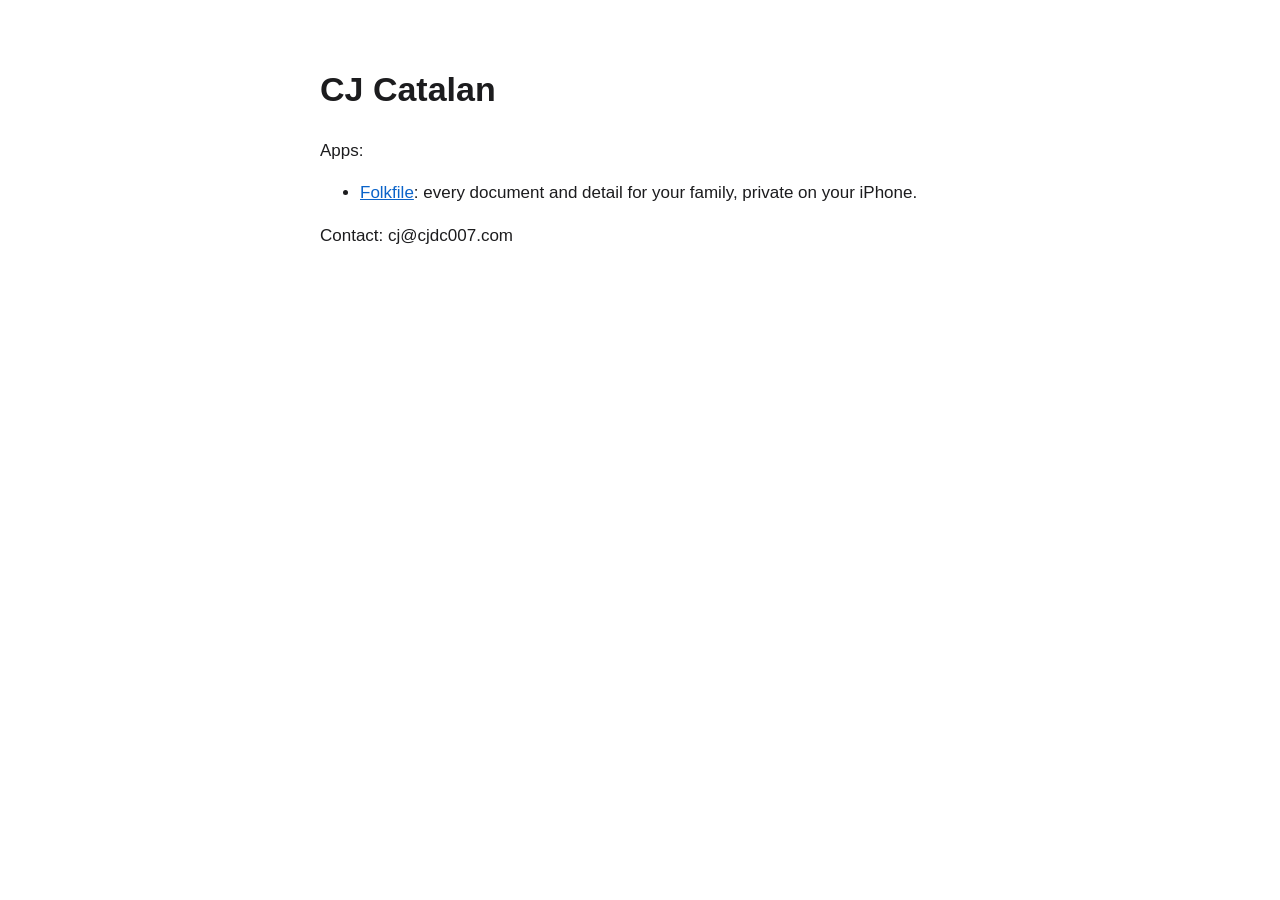
<file: index.html>
<!doctype html>
<html lang="en">
<head>
<meta charset="utf-8">
<meta name="viewport" content="width=device-width, initial-scale=1">
<title>CJ Catalan</title>
<style>
  body { font: 17px/1.5 -apple-system, BlinkMacSystemFont, "Segoe UI", sans-serif; max-width: 40rem; margin: 4rem auto; padding: 0 1rem; color: #1c1c1e; }
  a { color: #0a63c9; }
  @media (prefers-color-scheme: dark) { body { background: #000; color: #f2f2f7; } a { color: #4aa3ff; } }
</style>
</head>
<body>
  <h1>CJ Catalan</h1>
  <p>Apps:</p>
  <ul>
    <li><a href="folkfile/">Folkfile</a>: every document and detail for your family, private on your iPhone.</li>
  </ul>
  <p>Contact: cj@cjdc007.com</p>
</body>
</html>
</file>
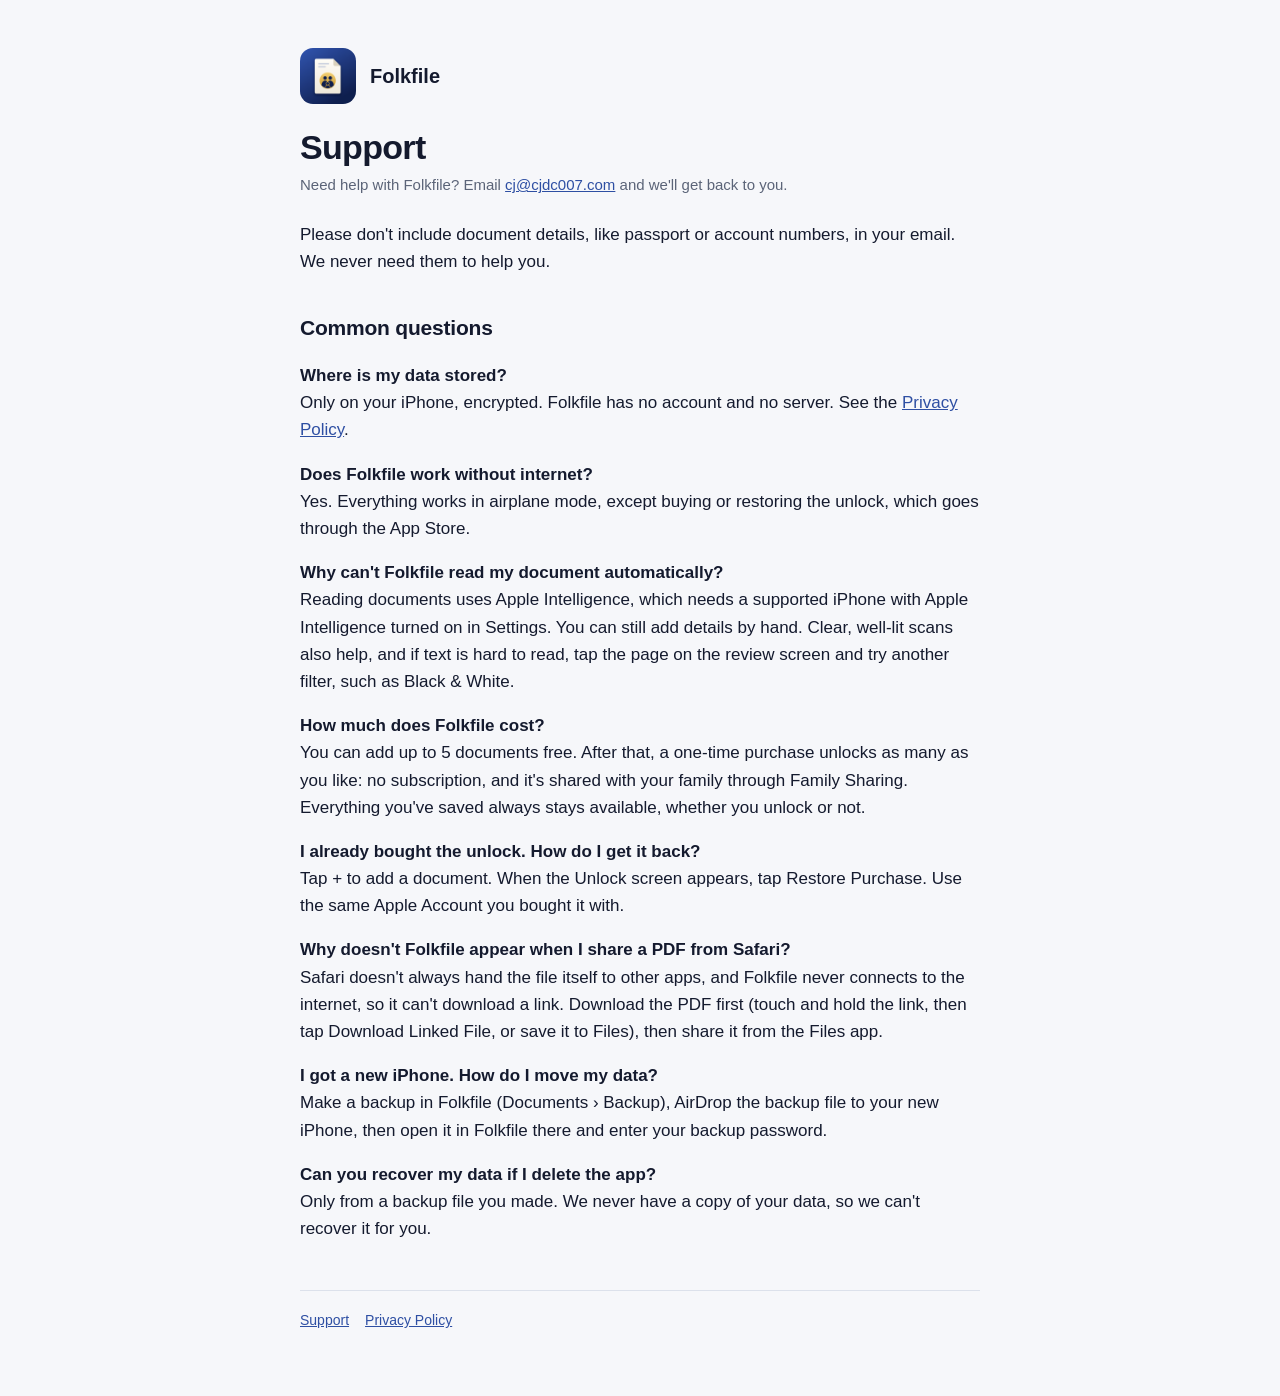
<file: folkfile/index.html>
<!doctype html>
<html lang="en">
<head>
<meta charset="utf-8">
<meta name="viewport" content="width=device-width, initial-scale=1, viewport-fit=cover">
<title>Folkfile Support</title>
<link rel="stylesheet" href="style.css">
</head>
<body>
<main>
  <header><img src="icon.png" alt=""><span>Folkfile</span></header>

  <h1>Support</h1>
  <p class="meta">Need help with Folkfile? Email <a href="mailto:cj@cjdc007.com">cj@cjdc007.com</a> and we'll get back to you.</p>

  <p>Please don't include document details, like passport or account numbers, in your email. We never need them to help you.</p>

  <h2>Common questions</h2>

  <p><strong>Where is my data stored?</strong><br>
  Only on your iPhone, encrypted. Folkfile has no account and no server. See the <a href="privacy.html">Privacy Policy</a>.</p>

  <p><strong>Does Folkfile work without internet?</strong><br>
  Yes. Everything works in airplane mode, except buying or restoring the unlock, which goes through the App Store.</p>

  <p><strong>Why can't Folkfile read my document automatically?</strong><br>
  Reading documents uses Apple Intelligence, which needs a supported iPhone with Apple Intelligence turned on in Settings. You can still add details by hand. Clear, well-lit scans also help, and if text is hard to read, tap the page on the review screen and try another filter, such as Black &amp; White.</p>

  <p><strong>How much does Folkfile cost?</strong><br>
  You can add up to 5 documents free. After that, a one-time purchase unlocks as many as you like: no subscription, and it's shared with your family through Family Sharing. Everything you've saved always stays available, whether you unlock or not.</p>

  <p><strong>I already bought the unlock. How do I get it back?</strong><br>
  Tap + to add a document. When the Unlock screen appears, tap Restore Purchase. Use the same Apple Account you bought it with.</p>

  <p><strong>Why doesn't Folkfile appear when I share a PDF from Safari?</strong><br>
  Safari doesn't always hand the file itself to other apps, and Folkfile never connects to the internet, so it can't download a link. Download the PDF first (touch and hold the link, then tap Download Linked File, or save it to Files), then share it from the Files app.</p>

  <p><strong>I got a new iPhone. How do I move my data?</strong><br>
  Make a backup in Folkfile (Documents › Backup), AirDrop the backup file to your new iPhone, then open it in Folkfile there and enter your backup password.</p>

  <p><strong>Can you recover my data if I delete the app?</strong><br>
  Only from a backup file you made. We never have a copy of your data, so we can't recover it for you.</p>

  <footer><a href="index.html">Support</a><a href="privacy.html">Privacy Policy</a></footer>
</main>
</body>
</html>
</file>
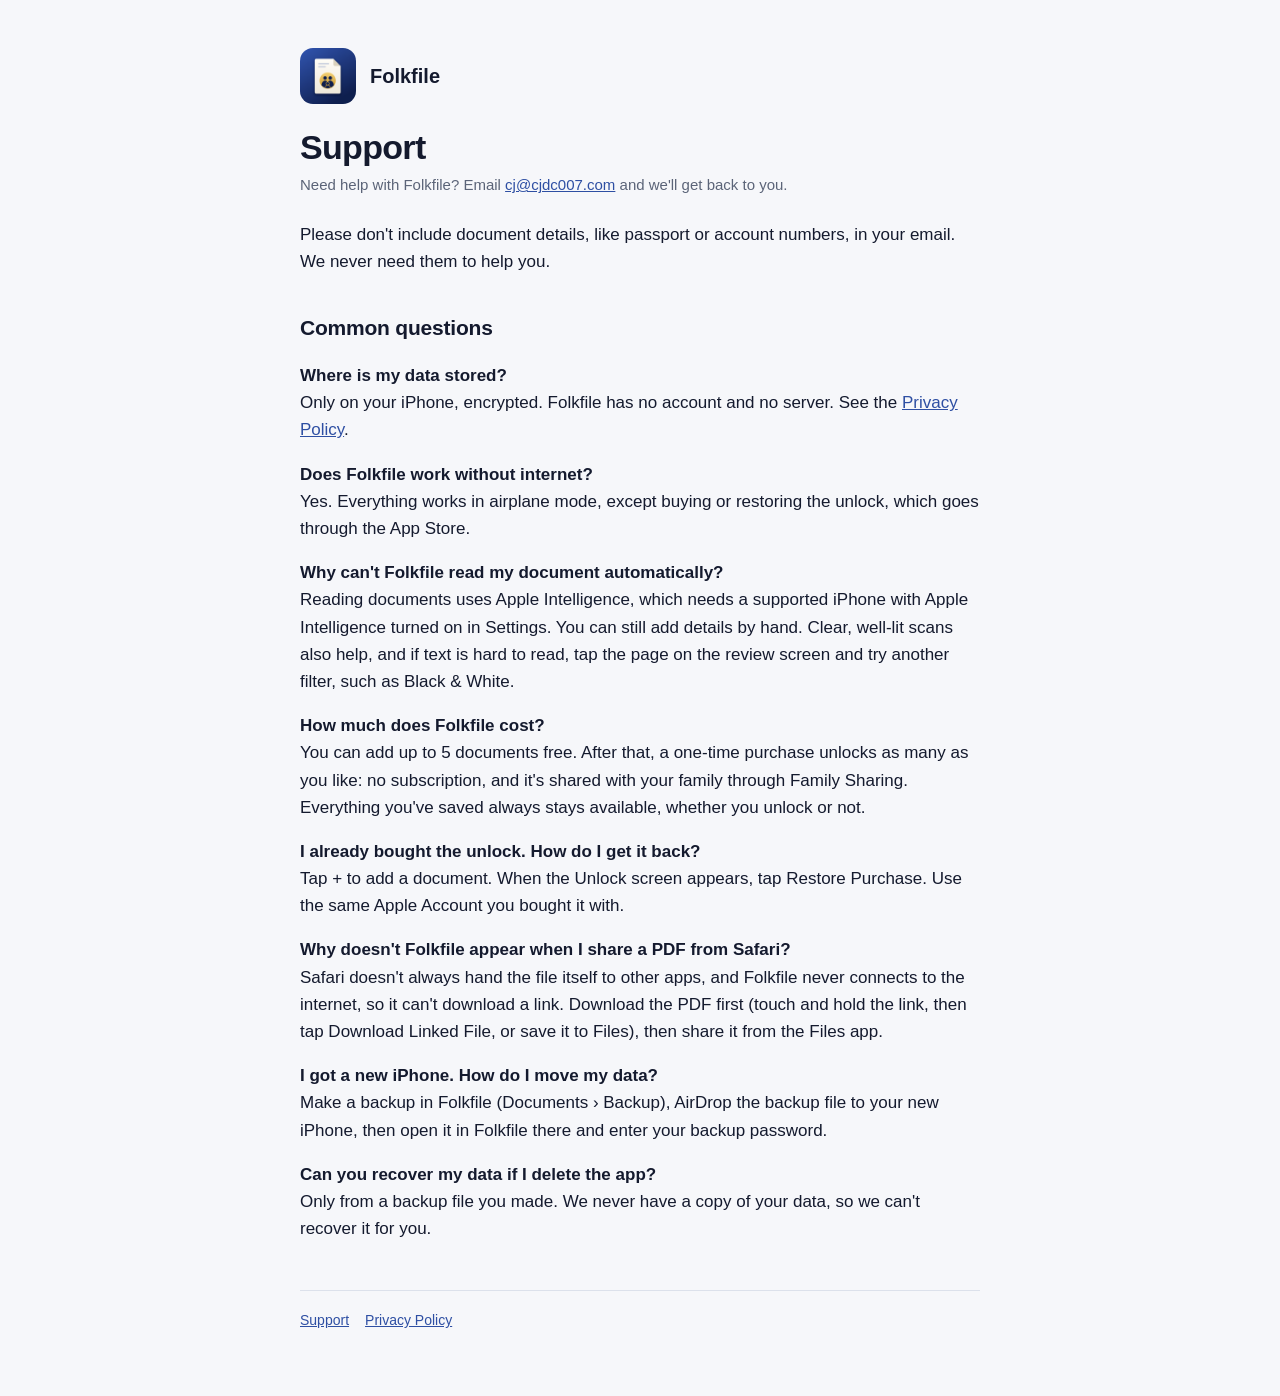
<file: myvault/index.html>
<!doctype html>
<html lang="en"><head><meta charset="utf-8">
<title>Folkfile</title>
<link rel="canonical" href="https://cjdc007.com/folkfile/">
<meta http-equiv="refresh" content="0; url=/folkfile/">
</head><body><p>Folkfile has moved: <a href="/folkfile/">cjdc007.com/folkfile/</a></p></body></html>
</file>
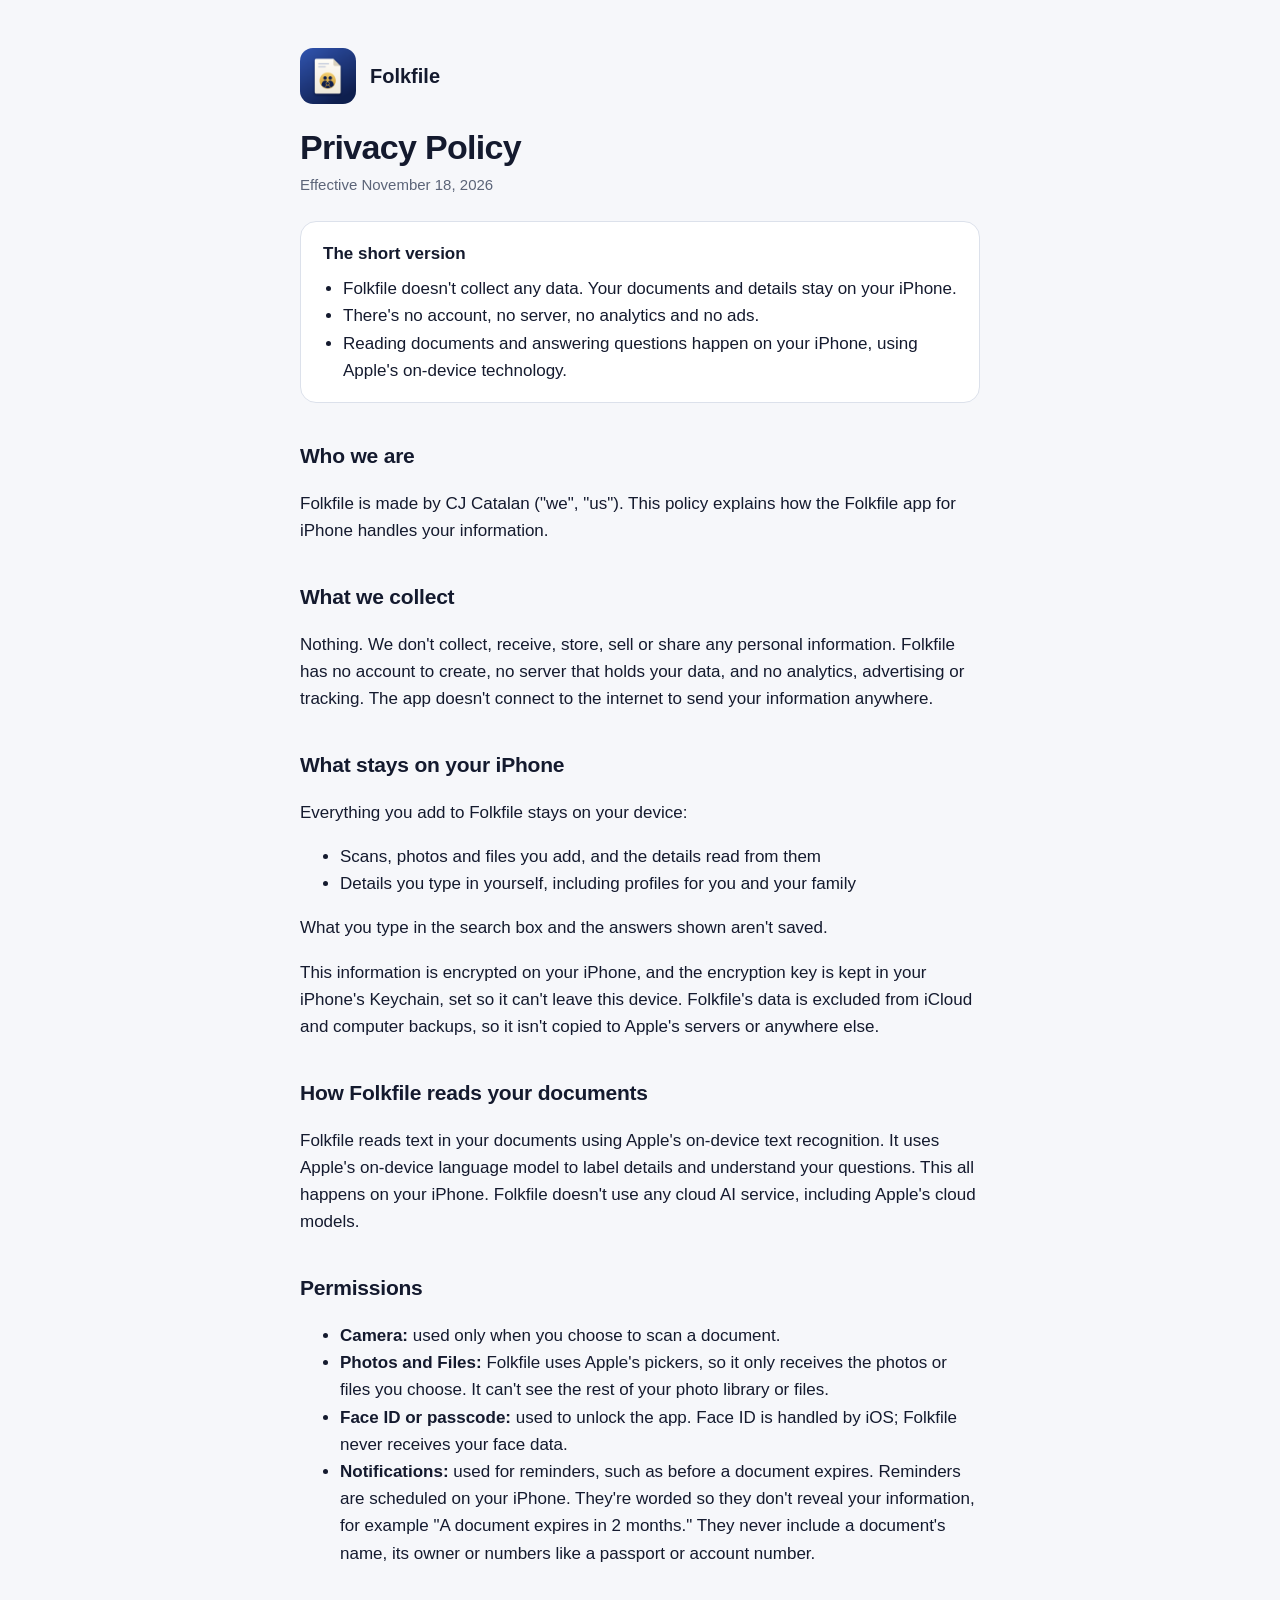
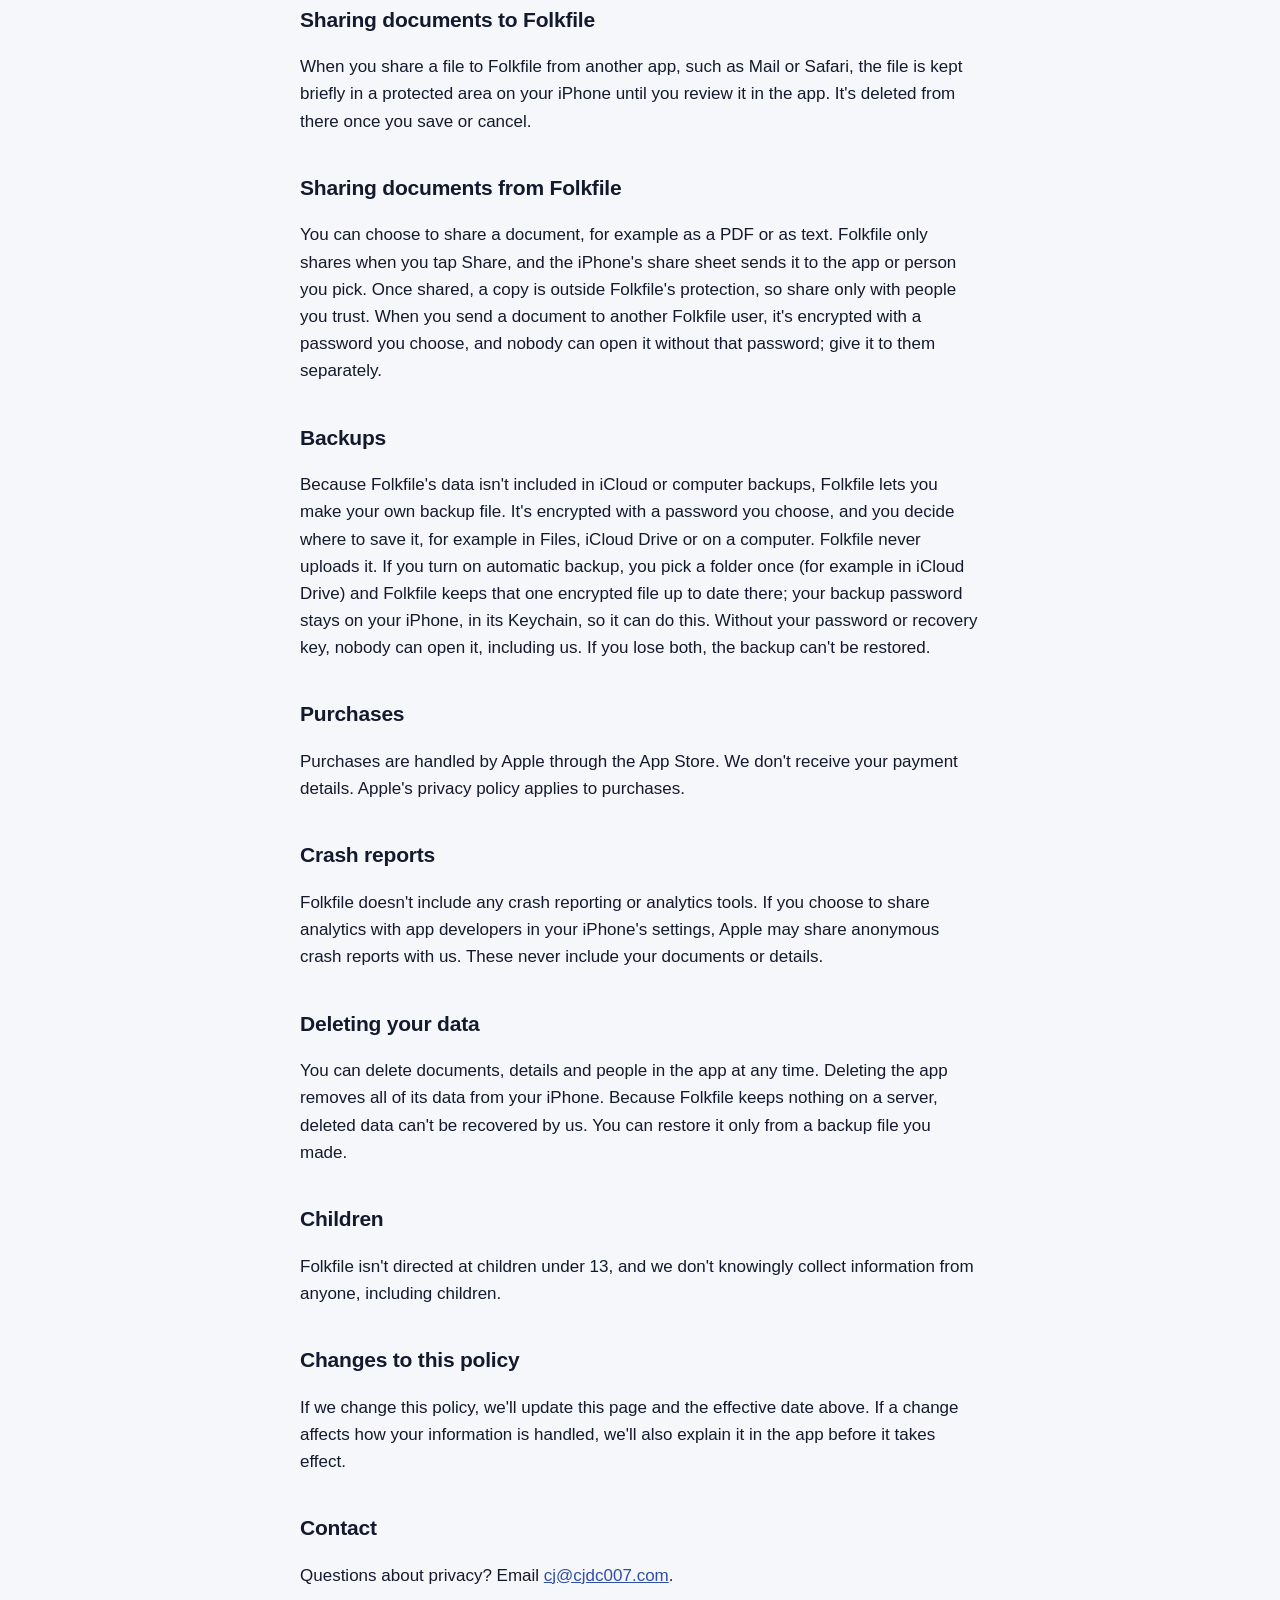
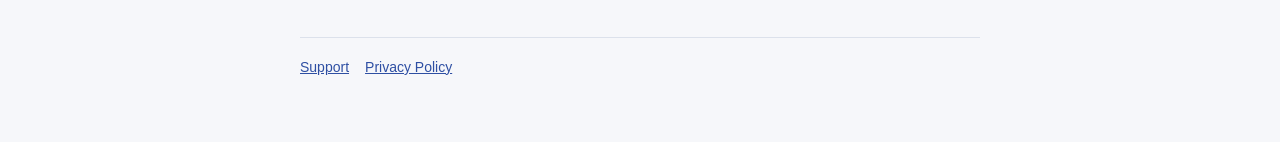
<file: folkfile/privacy.html>
<!doctype html>
<html lang="en">
<head>
<meta charset="utf-8">
<meta name="viewport" content="width=device-width, initial-scale=1, viewport-fit=cover">
<title>Folkfile Privacy Policy</title>
<link rel="stylesheet" href="style.css">
</head>
<body>
<main>
  <header><img src="icon.png" alt=""><span>Folkfile</span></header>

  <h1>Privacy Policy</h1>
  <p class="meta">Effective November 18, 2026</p>

  <div class="summary">
    <strong>The short version</strong>
    <ul>
      <li>Folkfile doesn't collect any data. Your documents and details stay on your iPhone.</li>
      <li>There's no account, no server, no analytics and no ads.</li>
      <li>Reading documents and answering questions happen on your iPhone, using Apple's on-device technology.</li>
    </ul>
  </div>

  <h2>Who we are</h2>
  <p>Folkfile is made by CJ Catalan ("we", "us"). This policy explains how the Folkfile app for iPhone handles your information.</p>

  <h2>What we collect</h2>
  <p>Nothing. We don't collect, receive, store, sell or share any personal information. Folkfile has no account to create, no server that holds your data, and no analytics, advertising or tracking. The app doesn't connect to the internet to send your information anywhere.</p>

  <h2>What stays on your iPhone</h2>
  <p>Everything you add to Folkfile stays on your device:</p>
  <ul>
    <li>Scans, photos and files you add, and the details read from them</li>
    <li>Details you type in yourself, including profiles for you and your family</li>
  </ul>
  <p>What you type in the search box and the answers shown aren't saved.</p>
  <p>This information is encrypted on your iPhone, and the encryption key is kept in your iPhone's Keychain, set so it can't leave this device. Folkfile's data is excluded from iCloud and computer backups, so it isn't copied to Apple's servers or anywhere else.</p>

  <h2>How Folkfile reads your documents</h2>
  <p>Folkfile reads text in your documents using Apple's on-device text recognition. It uses Apple's on-device language model to label details and understand your questions. This all happens on your iPhone. Folkfile doesn't use any cloud AI service, including Apple's cloud models.</p>

  <h2>Permissions</h2>
  <ul>
    <li><strong>Camera:</strong> used only when you choose to scan a document.</li>
    <li><strong>Photos and Files:</strong> Folkfile uses Apple's pickers, so it only receives the photos or files you choose. It can't see the rest of your photo library or files.</li>
    <li><strong>Face ID or passcode:</strong> used to unlock the app. Face ID is handled by iOS; Folkfile never receives your face data.</li>
    <li><strong>Notifications:</strong> used for reminders, such as before a document expires. Reminders are scheduled on your iPhone. They're worded so they don't reveal your information, for example "A document expires in 2 months." They never include a document's name, its owner or numbers like a passport or account number.</li>
  </ul>

  <h2>Sharing documents to Folkfile</h2>
  <p>When you share a file to Folkfile from another app, such as Mail or Safari, the file is kept briefly in a protected area on your iPhone until you review it in the app. It's deleted from there once you save or cancel.</p>

  <h2>Sharing documents from Folkfile</h2>
  <p>You can choose to share a document, for example as a PDF or as text. Folkfile only shares when you tap Share, and the iPhone's share sheet sends it to the app or person you pick. Once shared, a copy is outside Folkfile's protection, so share only with people you trust. When you send a document to another Folkfile user, it's encrypted with a password you choose, and nobody can open it without that password; give it to them separately.</p>

  <h2>Backups</h2>
  <p>Because Folkfile's data isn't included in iCloud or computer backups, Folkfile lets you make your own backup file. It's encrypted with a password you choose, and you decide where to save it, for example in Files, iCloud Drive or on a computer. Folkfile never uploads it. If you turn on automatic backup, you pick a folder once (for example in iCloud Drive) and Folkfile keeps that one encrypted file up to date there; your backup password stays on your iPhone, in its Keychain, so it can do this. Without your password or recovery key, nobody can open it, including us. If you lose both, the backup can't be restored.</p>

  <h2>Purchases</h2>
  <p>Purchases are handled by Apple through the App Store. We don't receive your payment details. Apple's privacy policy applies to purchases.</p>

  <h2>Crash reports</h2>
  <p>Folkfile doesn't include any crash reporting or analytics tools. If you choose to share analytics with app developers in your iPhone's settings, Apple may share anonymous crash reports with us. These never include your documents or details.</p>

  <h2>Deleting your data</h2>
  <p>You can delete documents, details and people in the app at any time. Deleting the app removes all of its data from your iPhone. Because Folkfile keeps nothing on a server, deleted data can't be recovered by us. You can restore it only from a backup file you made.</p>

  <h2>Children</h2>
  <p>Folkfile isn't directed at children under 13, and we don't knowingly collect information from anyone, including children.</p>

  <h2>Changes to this policy</h2>
  <p>If we change this policy, we'll update this page and the effective date above. If a change affects how your information is handled, we'll also explain it in the app before it takes effect.</p>

  <h2>Contact</h2>
  <p>Questions about privacy? Email <a href="mailto:cj@cjdc007.com">cj@cjdc007.com</a>.</p>

  <footer><a href="index.html">Support</a><a href="privacy.html">Privacy Policy</a></footer>
</main>
</body>
</html>
</file>
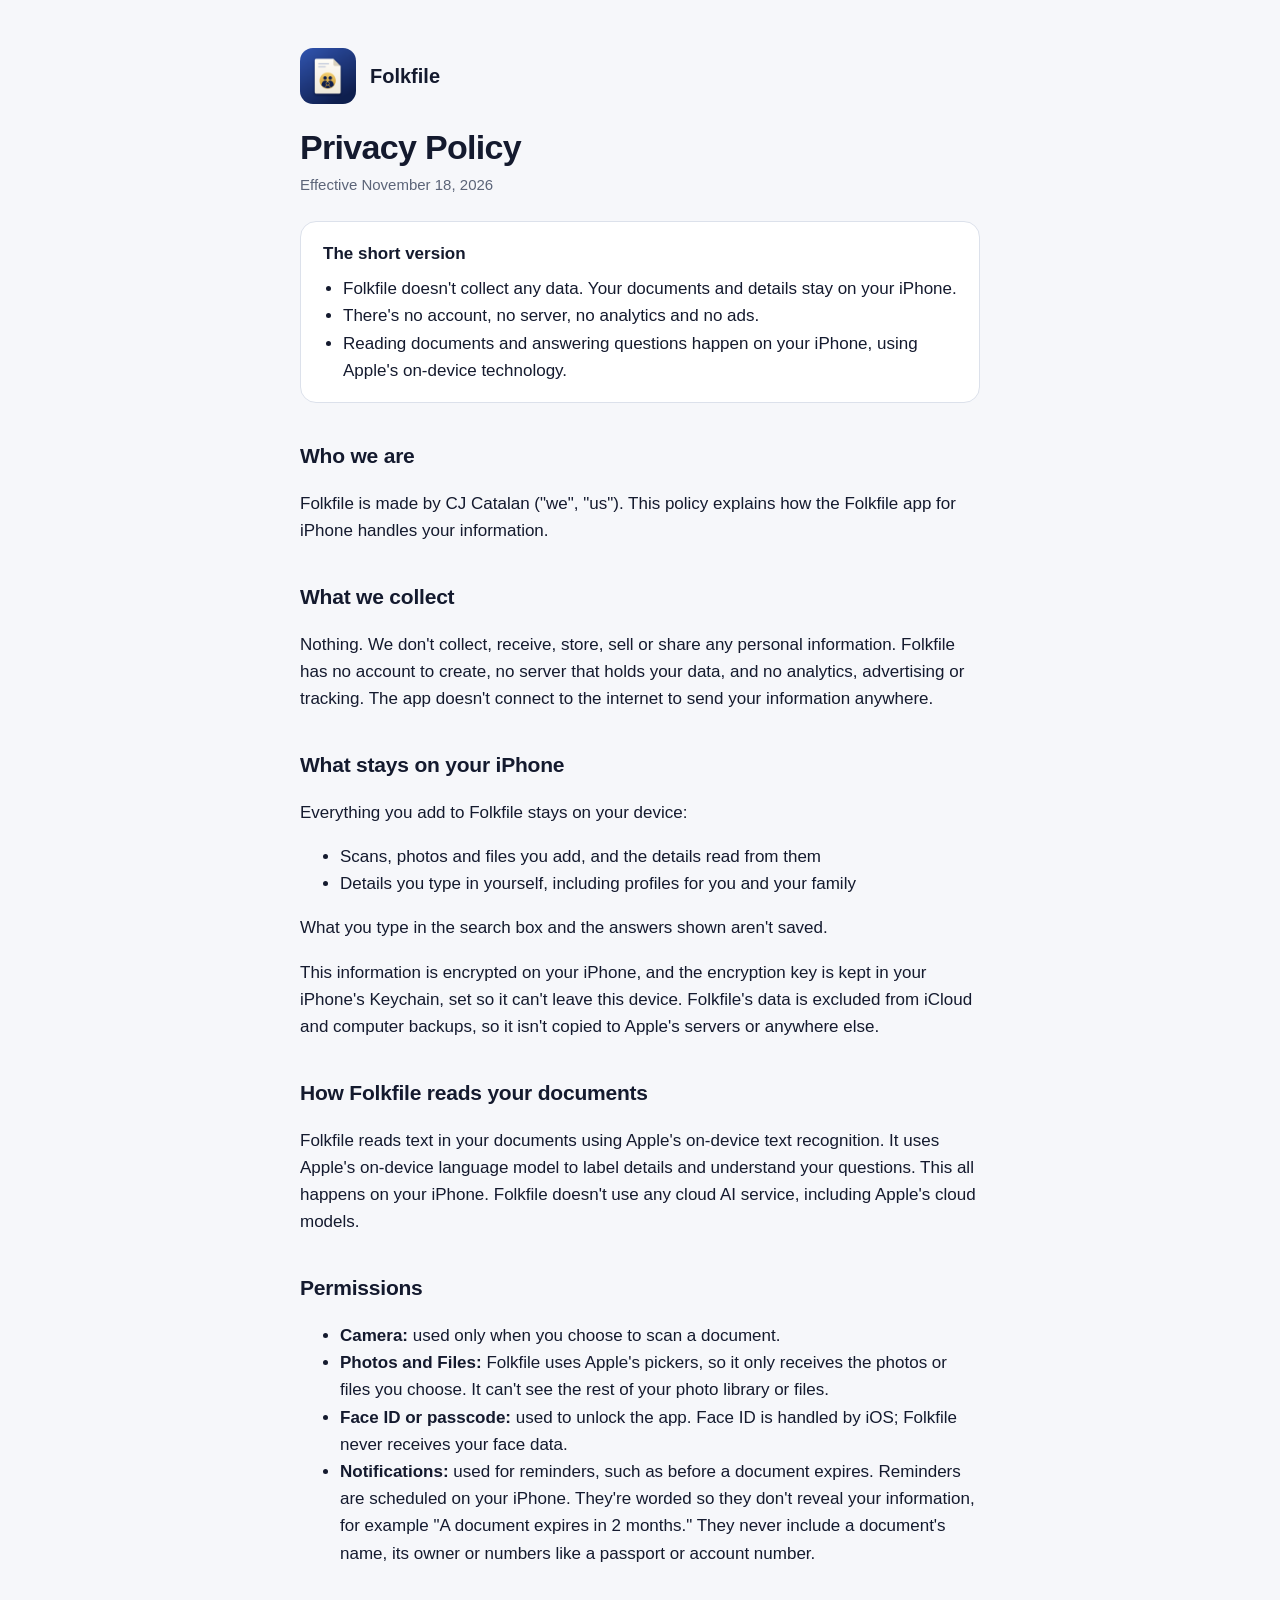
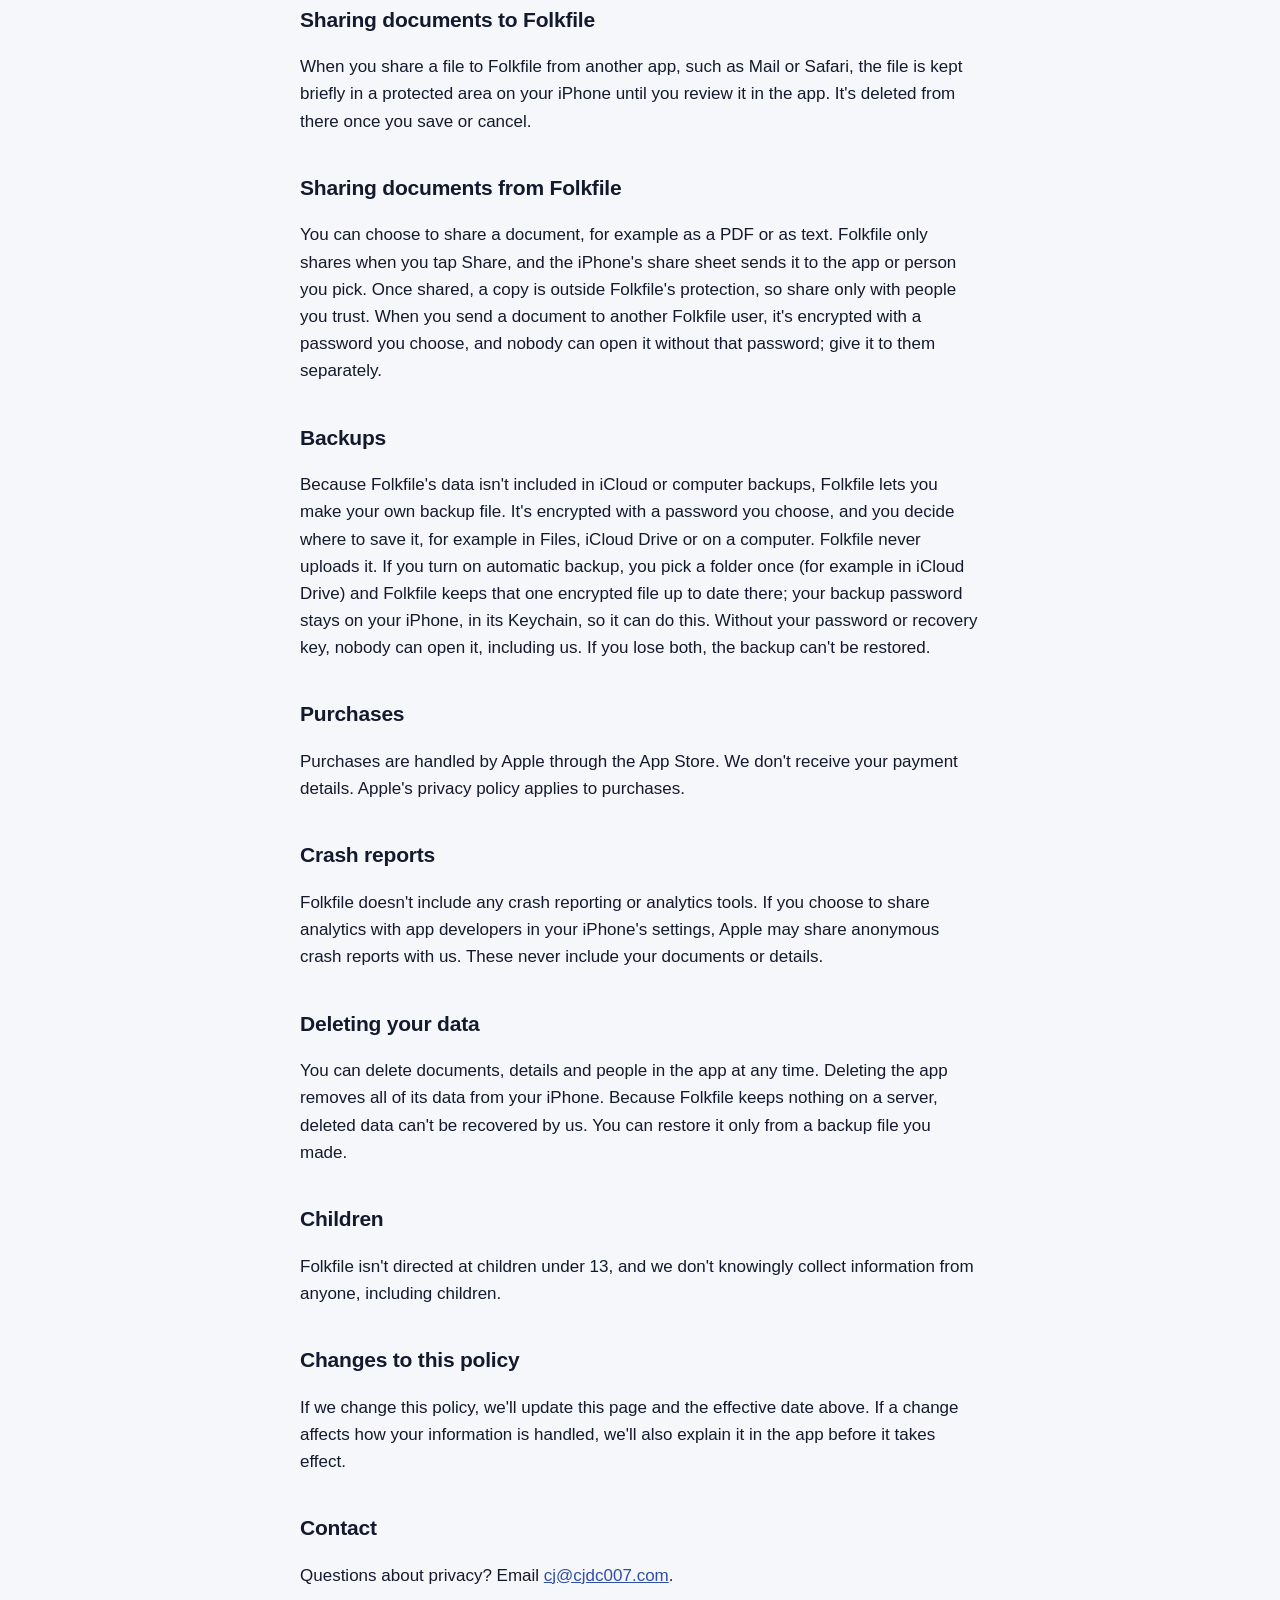
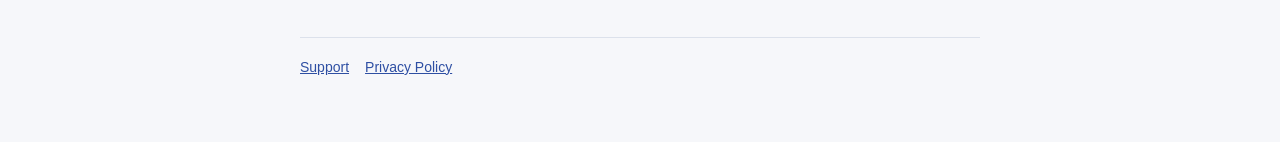
<file: myvault/privacy.html>
<!doctype html>
<html lang="en"><head><meta charset="utf-8">
<title>Folkfile</title>
<link rel="canonical" href="https://cjdc007.com/folkfile/privacy.html">
<meta http-equiv="refresh" content="0; url=/folkfile/privacy.html">
</head><body><p>Folkfile has moved: <a href="/folkfile/privacy.html">cjdc007.com/folkfile/privacy.html</a></p></body></html>
</file>
<file: folkfile/style.css>
:root {
  --bg: #F6F7FA; --card: #FFFFFF; --ink: #141A2E; --muted: #5B6478; --line: #DCE1EB; --accent: #2E4FA3;
  color-scheme: light;
}
@media (prefers-color-scheme: dark) {
  :root { --bg: #10141F; --card: #181D2B; --ink: #E8ECF5; --muted: #98A1B6; --line: #283044; --accent: #8EA8F2; color-scheme: dark; }
}
* { box-sizing: border-box; }
body {
  margin: 0; background: var(--bg); color: var(--ink);
  font: 17px/1.6 -apple-system, BlinkMacSystemFont, "Helvetica Neue", "Segoe UI", sans-serif;
  padding: 48px max(20px, env(safe-area-inset-left)) 64px;
}
main { max-width: 680px; margin: 0 auto; }
header { display: flex; align-items: center; gap: 14px; margin-bottom: 8px; }
header img { width: 56px; height: 56px; border-radius: 13px; }
header span { font-weight: 700; font-size: 20px; }
h1 { font-size: 34px; line-height: 1.15; letter-spacing: -0.02em; margin: 24px 0 6px; text-wrap: balance; }
h2 { font-size: 21px; margin: 36px 0 8px; letter-spacing: -0.01em; }
p, li { color: var(--ink); }
.meta { color: var(--muted); font-size: 15px; margin: 0 0 24px; }
.summary { background: var(--card); border: 1px solid var(--line); border-radius: 16px; padding: 18px 22px; }
.summary ul { margin: 8px 0 0; padding-left: 20px; }
a { color: var(--accent); }
footer { margin-top: 48px; padding-top: 18px; border-top: 1px solid var(--line); color: var(--muted); font-size: 14px; }
footer a { margin-right: 16px; }
</file>
